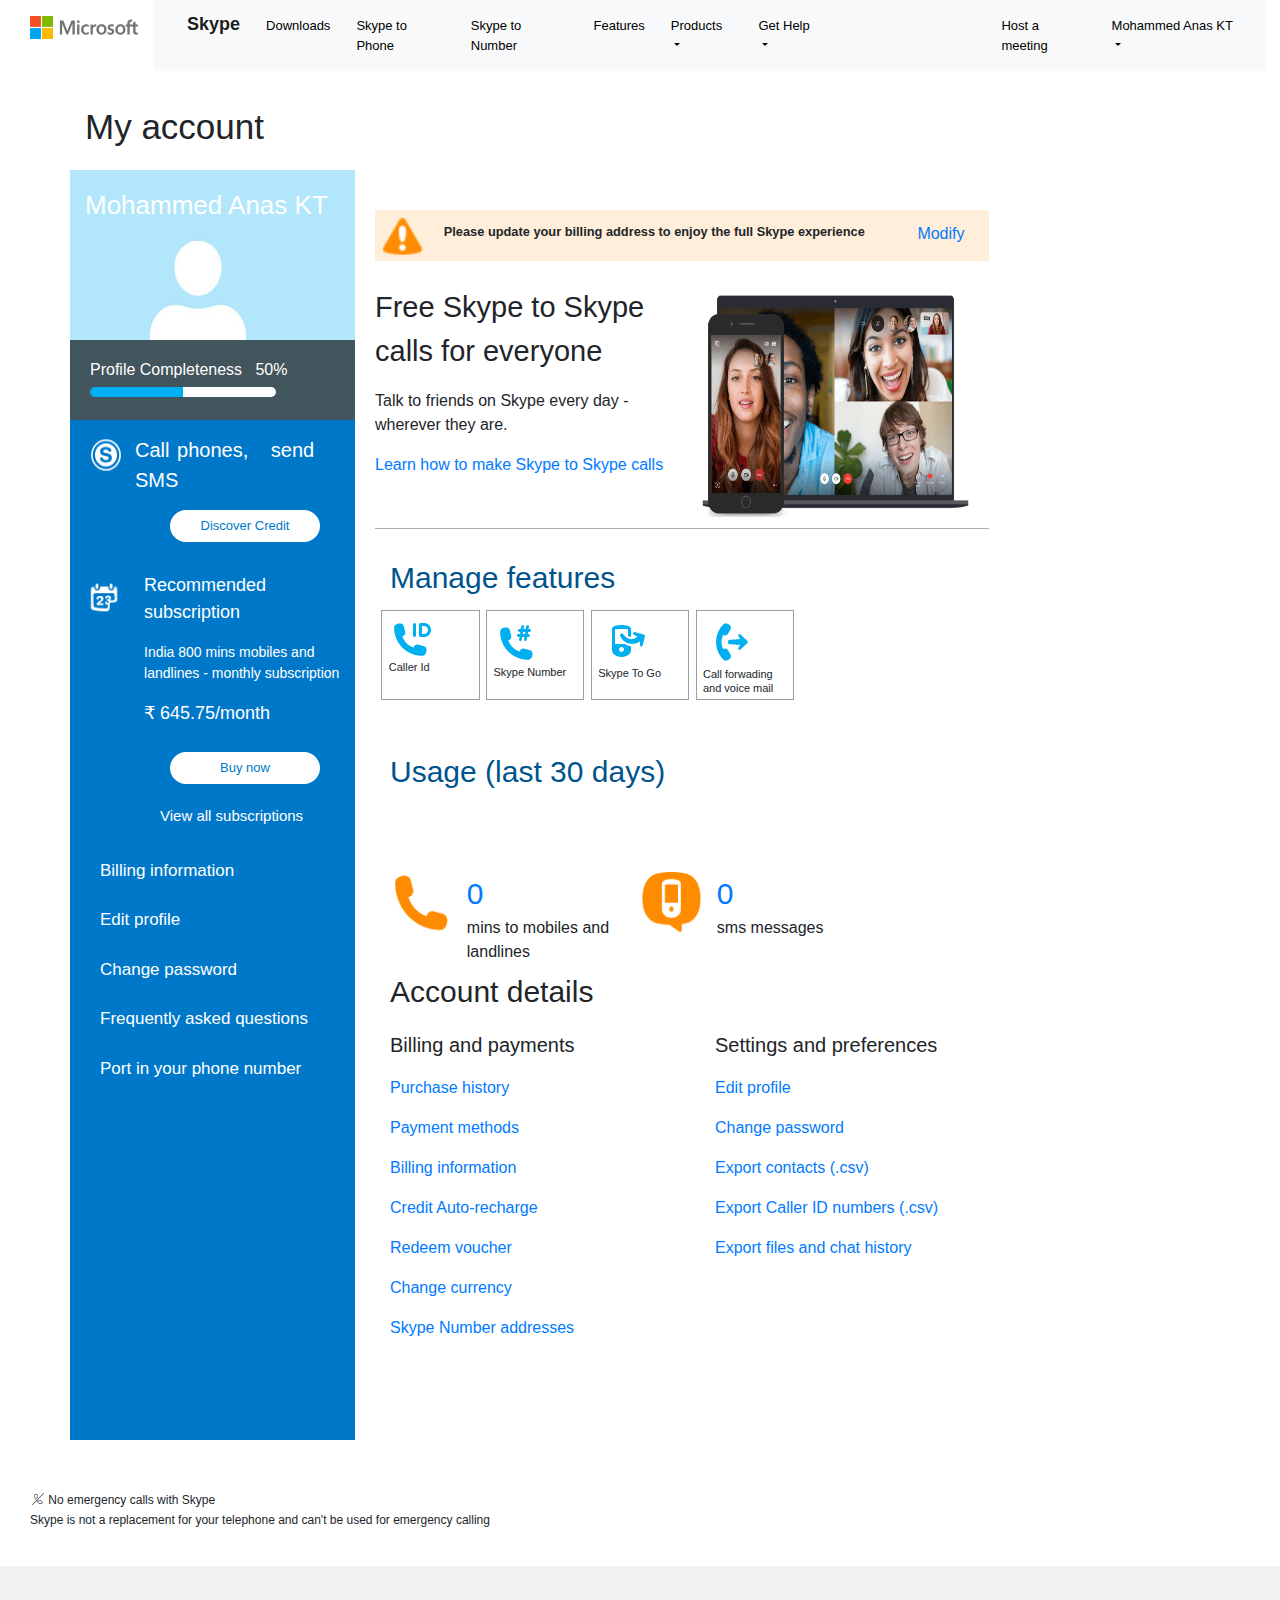
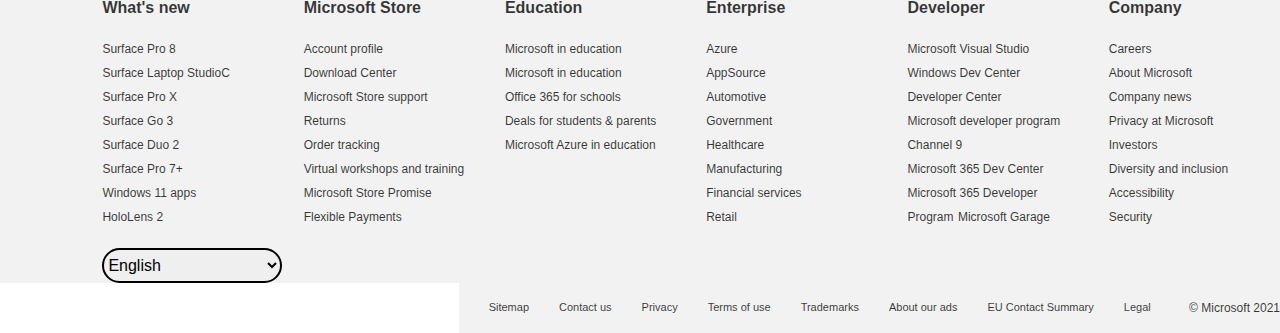
<file: index.html>
<!DOCTYPE html>
<html lang="en">
<head>
    <meta charset="UTF-8">
    <meta http-equiv="X-UA-Compatible" content="IE=edge">
    <meta name="viewport" content="width=device-width, initial-scale=1.0">
    <title>Skypeclone</title>
    <link rel="icon" href="44_08ed657e48f1458641b5f879d82004cd.png">
    <link rel="stylesheet" href="https://maxcdn.bootstrapcdn.com/bootstrap/4.0.0/css/bootstrap.min.css" integrity="sha384-Gn5384xqQ1aoWXA+058RXPxPg6fy4IWvTNh0E263XmFcJlSAwiGgFAW/dAiS6JXm" crossorigin="anonymous">
    <link rel="stylesheet" href="skype.css">
</head>
<body>
  <div class="main-body">
    <div class="row">
        <div class="col-12">
            <div class="container-fluid">
                    <div class="header">
                    <div id="left-head"><img src="microsoft_logo.svg" alt=""></div>
                    <div id="right-head">
                        <nav class="navbar navbar-expand-lg navbar-light bg-light" id="navbar">
                            <button class="navbar-toggler" type="button" data-toggle="collapse" data-target="#navbarNavDropdown" aria-controls="navbarNavDropdown" aria-expanded="false" aria-label="Toggle navigation" id="nav-toggle-btn">
                              <span class="navbar-toggler-icon"></span>
                            </button>
                            <div class="collapse navbar-collapse" id="navbarNavDropdown">
                              <ul class="navbar-nav">
                                <li class="nav-item active">
                                  <a class="nav-link" href="#" id="nav-skype">Skype<span class="sr-only">(current)</span></a>
                                </li>
                                <li class="nav-item">
                                  <a class="nav-link" href="#" id="nav-dd">Downloads</a>
                                </li>
                                <li class="nav-item">
                                  <a class="nav-link" href="#" id="nav-dd">Skype to Phone</a>
                                </li>
                                <li class="nav-item">
                                    <a class="nav-link" href="#" id="nav-dd">Skype to Number</a>
                                  </li>
                                  <li class="nav-item">
                                    <a class="nav-link" href="#" id="nav-dd">Features</a>
                                  </li>
                                <li class="nav-item dropdown">
                                  <a class="nav-link dropdown-toggle" href="#" id="navbarDropdownMenuLink" data-toggle="dropdown" aria-haspopup="true" aria-expanded="false">
                                    Products
                                  </a>
                                  <div class="dropdown-menu" aria-labelledby="navbarDropdownMenuLink">
                                    <div id="nav-div-link"><a class="dropdown-item" href="#">Meet Now</a></div>
                                    <div id="nav-div-link"><a class="dropdown-item" href="#">Skype Manager</a></div>
                                    <div id="nav-div-link"><a class="dropdown-item" href="#">Skype with Alexa</a></div>
                                    <div id="nav-div-link"><a class="dropdown-item" href="#">Skype for content creators</a></div>
                                    <div id="nav-div-link"><a class="dropdown-item" href="#">Skype for business</a></div>
                                  </div>
                                </li>
                                <li class="nav-item dropdown">
                                    <a class="nav-link dropdown-toggle" href="#" id="navbarDropdownMenuLink" data-toggle="dropdown" aria-haspopup="true" aria-expanded="false">
                                      Get Help
                                    </a>
                                    <div class="dropdown-menu" aria-labelledby="navbarDropdownMenuLink">
                                        <div id="nav-div-link"><a class="dropdown-item" href="#">Skype support</a></div>
                                        <div id="nav-div-link"><a class="dropdown-item" href="#">Blogs</a></div>
                                        <div id="nav-div-link"><a class="dropdown-item" href="#">Community</a></div>
                                        <div id="nav-div-link"><a class="dropdown-item" href="#">About Skype</a></div>
                                    </div>
                                  </li>
                                  <div id="header-space"></div>
                                  <li class="nav-item">
                                    <a class="nav-link" href="#" id="nav-dd">Host a meeting</a>
                                  </li>
                                  <li class="nav-item dropdown">
                                    <a class="nav-link dropdown-toggle" href="#" id="navbarDropdownMenuLink" data-toggle="dropdown" aria-haspopup="true" aria-expanded="false">
                                      Mohammed Anas KT
                                    </a>
                                    <div class="dropdown-menu" aria-labelledby="navbarDropdownMenuLink">
                                        <div id="nav-div-link"><a class="dropdown-item" href="#">My Account</a></div>
                                        <div id="nav-div-link"><a class="dropdown-item" href="#">Use Skype Online</a></div>
                                        <div id="nav-div-link"><a class="dropdown-item" href="#">Sign Out</a></div>
                                    </div>
                                  </li>
                              </ul>
                            </div>
                          </nav>
                    </div>
                    </div>
                
            </div>
        </div>
    </div>
    <div class="container">
        <p id="p1">My account</p>
      <div class="row">
          <div class=" col-12 col-md-3" id="left-body">
              <div id="profile"><h3 id="user-name">Mohammed Anas KT</h3></div>
              <div id="profile-completeness">
                  <h6>Profile Completeness &nbsp 50%</h6>
                  <div class="bar">
                  <div id="progress-bar1"></div>
                  <div id="progress-bar2"></div>
                </div>
              </div>
              <div id="left-box1">
                <img src="left-box1-icon1.png" alt="" id="left-box1-img1">
                <a href="">Call phones, &nbsp send SMS</a>
              </div>
              <button id="btn-discover">Discover Credit</button>
              <div id="left-box2">
                <img src="left-box2-img2.png" alt="" id="left-box1-img1">
                <div id="left-box2-inner"><p id="left-box2-p1">Recommended subscription</p>
                  <p id="left-box2-p2">India 800 mins mobiles and landlines - monthly subscription</p>
                  <p id="left-box2-p3">₹ 645.75/month</p>                
                </div>
              </div>
              <button id="btn-discover">Buy now</button>
              <a href="" id="view-all-subs">View all subscriptions</a>
              <div id="left-box3">
                <a href="">Billing information</a><br><br>
                <a href="">Edit profile</a><br><br>
                <a href="">Change password</a><br><br>
                <a href="">Frequently asked questions</a><br><br>
                <a href="">Port in your phone number</a>
              </div>
          </div>
          <div class="col-12 col-md-9" id="right-body">
            <div class="right-box1">
              <img src="warning.png" alt="">
              <div id="warningbox">
                <p id="warning">Please update your billing address to enjoy the full Skype experience</p>
              </div>
              <a href="" id="warning-link">Modify</a>
            </div>
            <div class="right-box2">
              <div id="r-b2-left">
                <p id="r-b2-p1">Free Skype to Skype <br> calls for everyone</p>
                <p>Talk to friends on Skype every day - <br> wherever they are.</p>
                <a href="">Learn how to make Skype to Skype calls</a>
              </div>
              <div id="r-b2-right"><img src="r-b2-img.png" alt=""></div>
            </div>
            <div class="right-box3 col-12">
              <a href="" id="r-b3-a1">Manage features</a>
              <div id="r-b3-inner">
                <div class="row">
                  <div class="caller-id col-12 col-md-2 col-lg-2 col-xl-2">
                    <img src="caller-id.png" alt="">
                    <h6 id="call-p">Caller Id</h6>
                  </div>
                  <div class="caller-id col-12 col-md-2 col-lg-2 col-xl-2">
                    <img src="skype-number.png" alt="">
                    <h6 id="call-p">Skype Number</h6>
                  </div>
                  <div class="caller-id col-12 col-md-2 col-lg-2 col-xl-2">
                    <img src="Skype-to-go.png" alt="">
                    <h6 id="call-p">Skype To Go</h6>
                  </div>
                  <div class="caller-id col-12 col-md-2 col-lg-2 col-xl-2">
                    <img src="call-forwading.png" alt="">
                    <h6 id="call-p">Call forwading and voice mail</h6>
                  </div>
                </div>
              </div>
            </div>
            <div class="right-box4 col-12">
              <a href="" id="r-b3-a1">Usage (last 30 days)</a>
              <div class="row">
              <div class="r-b4-inner col-12 col-md-6 col-lg-6 col-xl-6">
                <img src="r-b4-img1.png" alt="">
                <div><a href="" id="zero-p">0</a>
                <p>mins to mobiles and landlines</p></div>
              </div>
              <div class="r-b4-inner col-12 col-md-6 col-lg-6 col-xl-6">
                <img src="r-b4-img2.png" alt="">
                <div><a href="" id="zero-p">0</a>
                  <p>sms messages</p></div>
                </div>
              </div>
            </div>
            <div class="right-box5 col-12">
              <p id="r-b5-p1">Account details</p>
              <div class="row">
              <div class="b5-inner1 col-12 col-md-6">
                <p id="r-b5-p2">Billing and payments</p>
                <p><a href="">Purchase history</a><br></p>
                <p><a href="">Payment methods</a><br></p>
                <p><a href="">Billing information</a><br></p>
                <p><a href="">Credit Auto-recharge</a><br></p>
                <p><a href="">Redeem voucher</a><br></p>
                <p><a href="">Change currency</a><br></p>
                <p><a href="">Skype Number addresses</a><br></p><br>

              </div>
              <div class="b5-inner2 col-12 col-md-6">
                <p id="r-b5-p2">Settings and preferences</p>
                <p><a href="" >Edit profile</a><br></p>
                <p><a href="" >Change password</a><br></p>
                <p><a href="" >Export contacts (.csv)</a><br></p>
                <p><a href="">Export Caller ID numbers (.csv)</a><br></p>
                <p><a href="">Export files and chat history</a><br></p><br>
              </div>
            </div>
            </div>
            </div>
          </div>
        </div>
        <div class="emergency">
          <img src="emergency-icon.png" alt="">
          No emergency calls with Skype <br>
          Skype is not a replacement for your telephone and can't be used for emergency calling
        </div>
        <div class="foot">
          <div class="row">
          <div class="col-12 col-md-2">
            <p id="foot-p">What's new</p>
            <a href="" id="foot-a">Surface Pro 8</a><br>
            <a href="" id="foot-a">Surface Laptop StudioC</a><br>
            <a href="" id="foot-a">Surface Pro X</a><br>
            <a href="" id="foot-a">Surface Go 3</a><br>
            <a href="" id="foot-a">Surface Duo 2</a><br>
            <a href="" id="foot-a">Surface Pro 7+</a><br>
            <a href="" id="foot-a">Windows 11 apps</a><br>
            <a href="" id="foot-a">HoloLens 2</a>
          </div>
          <div class="col-12 col-md-2">
            <p id="foot-p">Microsoft Store</p>
            <a href="" id="foot-a">Account profile</a><br>
            <a href="" id="foot-a">Download Center</a><br>
            <a href="" id="foot-a">Microsoft Store support</a><br>
            <a href="" id="foot-a">Returns</a><br>
            <a href="" id="foot-a">Order tracking</a><br>
            <a href="" id="foot-a">Virtual workshops and training</a><br>
            <a href="" id="foot-a">Microsoft Store Promise</a><br>
            <a href="" id="foot-a">Flexible Payments</a>
          </div>
          <div class="fcol-12 col-md-2">
            <p id="foot-p">Education</p>
            <a href="" id="foot-a">Microsoft in education</a><br>
            <a href="" id="foot-a">Microsoft in education</a><br>
            <a href="" id="foot-a">Office 365 for schools</a><br>
            <a href="" id="foot-a">Deals for students & parents</a><br>
            <a href="" id="foot-a">Microsoft Azure in education</a><br>
          </div>
          <div class="col-12 col-md-2">
            <p id="foot-p">Enterprise</p>
            <a href="" id="foot-a">Azure</a><br>
            <a href="" id="foot-a">AppSource</a><br>
            <a href="" id="foot-a">Automotive</a><br>
            <a href="" id="foot-a">Government</a><br>
            <a href="" id="foot-a">Healthcare</a><br>
            <a href="" id="foot-a">Manufacturing</a><br>
            <a href="" id="foot-a">Financial services</a><br>
            <a href="" id="foot-a">Retail</a>
          </div>
          <div class="col-12 col-md-2">
            <p id="foot-p">Developer</p>
            <a href="" id="foot-a">Microsoft Visual Studio</a><br>
            <a href="" id="foot-a">Windows Dev Center</a><br>
            <a href="" id="foot-a">Developer Center</a><br>
            <a href="" id="foot-a">Microsoft developer program</a><br>
            <a href="" id="foot-a">Channel 9</a><br>
            <a href="" id="foot-a">Microsoft 365 Dev Center</a><br>
            <a href="" id="foot-a">Microsoft 365 Developer Program</a>
            <a href="" id="foot-a">Microsoft Garage</a>
          </div>
          <div class="col-12 col-md-2">
            <p id="foot-p">Company</p>
            <a href="" id="foot-a">Careers</a><br>
            <a href="" id="foot-a">About Microsoft</a><br>
            <a href="" id="foot-a">Company news</a><br>
            <a href="" id="foot-a">Privacy at Microsoft</a><br>
            <a href="" id="foot-a">Investors</a><br>
            <a href="" id="foot-a">Diversity and inclusion</a><br>
            <a href="" id="foot-a">Accessibility</a><br>
            <a href="" id="foot-a">Security</a>
          </div>
        </div>
        <select id="foot-select">
          <option>English</option>
          <option>Arabic</option>
          <option>Hindi</option>
          <option>Bahasa Indonesia</option>
          <option>Magyar</option>
          <option>Italiano</option>
          <option>Portuges</option>
          <option>Polski</option>
        </select>
        <div class="foot-down">
          <a href="">Sitemap</a>
          <a href="">Contact us</a>
          <a href="">Privacy</a>
          <a href="">Terms of use</a>
          <a href="">Trademarks</a>
          <a href="">About our ads</a>
          <a href="">EU Contact Summary</a>
          <a href="">Legal</a>
          <p>© Microsoft 2021</p>
        </div>
        </div>
    </div>
        
<script src="https://code.jquery.com/jquery-3.2.1.slim.min.js" integrity="sha384-KJ3o2DKtIkvYIK3UENzmM7KCkRr/rE9/Qpg6aAZGJwFDMVNA/GpGFF93hXpG5KkN" crossorigin="anonymous"></script>
<script src="https://cdnjs.cloudflare.com/ajax/libs/popper.js/1.12.9/umd/popper.min.js" integrity="sha384-ApNbgh9B+Y1QKtv3Rn7W3mgPxhU9K/ScQsAP7hUibX39j7fakFPskvXusvfa0b4Q" crossorigin="anonymous"></script>
<script src="https://maxcdn.bootstrapcdn.com/bootstrap/4.0.0/js/bootstrap.min.js" integrity="sha384-JZR6Spejh4U02d8jOt6vLEHfe/JQGiRRSQQxSfFWpi1MquVdAyjUar5+76PVCmYl" crossorigin="anonymous"></script>
    <script src="skype.js" type="text/javascript"></script>
</body>
</html>
</file>
<file: skype.css>
.main-login{
    background-color: #F1F1F4;
    overflow-x: hidden;
}
.outerbox{
    width: 440px;
    height: 500px;
    margin: 0px auto;
    background-color: #F1F1F4;
    font-family: "Segoe UI","Helvetica Neue","Lucida Grande","Roboto","Ebrima","Nirmala UI","Gadugi","Segoe Xbox Symbol","Segoe UI Symbol","Meiryo UI","Khmer UI","Tunga","Lao UI","Raavi","Iskoola Pota","Latha","Leelawadee","Microsoft YaHei UI","Microsoft JhengHei UI","Malgun Gothic","Estrangelo Edessa","Microsoft Himalaya","Microsoft New Tai Lue","Microsoft PhagsPa","Microsoft Tai Le","Microsoft Yi Baiti","Mongolian Baiti","MV Boli","Myanmar Text","Cambria Math";
}
#icon{
   margin: 25px auto;
   margin-top: 50px;
   text-align: center;
}
.box1{
    width: 100%;
    height: 373px;
    background-color: white;
    box-shadow: 0 2px 6px rgb(0 0 0 / 20%);
    padding: 40px;
}
#sign-in{
margin-top: 15px;
font-size: 24px;
font-weight: 500;
}
#para1{
    margin-top: -20px;
    font-size: 13px;
}
#email{
    width: 320px;
    border: none;
    outline-width: 0;
    border-bottom: blue solid 1px;
}
#email:hover{
border-bottom: black solid 1px;
}
#para2{
    margin-top: 20px;
    font-size: 13px;
    font-family: "Segoe UI Webfont",-apple-system,"Helvetica Neue","Lucida Grande","Roboto","Ebrima","Nirmala UI","Gadugi","Segoe Xbox Symbol","Segoe UI Symbol","Meiryo UI","Khmer UI","Tunga","Lao UI","Raavi","Iskoola Pota","Latha","Leelawadee","Microsoft YaHei UI","Microsoft JhengHei UI","Malgun Gothic","Estrangelo Edessa","Microsoft Himalaya","Microsoft New Tai Lue","Microsoft PhagsPa","Microsoft Tai Le","Microsoft Yi Baiti","Mongolian Baiti","MV Boli","Myanmar Text","Cambria Math";
}
#para3{
    margin-top: 10px;
    font-size: 13px;
}
.outerbox a{
    text-decoration: none;
}
.box1 a:hover{
    text-decoration: underline;
}
#btndiv1{
    margin-top: 15px;
    float: right;
}
#btndiv1 button{
    border: none;
    width: 110px;
    height: 32px;
}
.box2{
    margin-top: 15px;
    width: 100%;
    height: 50px;
    box-shadow: 0 2px 6px rgb(0 0 0 / 20%);
    background-color: white;
    display: flex;
}
#key-img{
    height: 30px;
    width: 30px;
    margin: 10px;
    margin-left: 45px;
}
#sign-in-op{
    margin-top: 12px;
    margin-left: 5px;
    font-size: 15px;
    color: rgba(0, 0, 0, 0.733);
}
.box2:hover{
background-color:#dde6eb;
}
.footer {
    position: fixed;
    left: 0;
    bottom: 0;
    width: 100%;
    height: 35px;
    min-height: 28px;
    background-color: #606062;
}
.footer-links{
    float: right;
    width: 120px;
    height: 35px;
    margin-left: 10px;
    margin-top: 4px;
}
.footer a{
    color: white;
    font-size: 11px;
    text-decoration: none;
    font-weight: 500;
}
#back-arrow{
    border-radius: 50%;
    width: 30px;
    height: 30px;
    margin-top: 15px;
    border: none;
}
#back-ar-img{
    margin-left: -4px;
}
#back-arrow:hover{
    background-color: #dde6eb;
}
#email2{
    border: none;
}
#enter-pass{
margin-top: 4px;
font-size: 24px;
font-weight: 500;
}
#pass{
        width: 320px;
        border: none;
        outline-width: 0;
        border-bottom: rgba(5, 5, 20, 0.596) solid 1px;
}
#pass:hover{
    border-bottom: black solid 1px;
}
.main-body{
    width: 100%;
    height: 100%;
    overflow-x: hidden;
}
.header{
    width: 100%;
    display: flex;
}
#left-head{
    width: auto;
    margin: 15px;
}
#right-head{
    width: auto;
    background-color: white;
}
#right-head a{
    margin-left: 10px;
}
#nav-toggle-btn{
    border: none;
}
#nav-dd{
    color: black;
    font-size: 13px;
}
#nav-skype{
    margin-top: -5px;
    font-size: 18px;
   font-weight: 600;
}
#navbarDropdownMenuLink{
    color: black;
    font-size: 13px;
}
.dropdown-item{
    color: black;
    font-size: 13px;
    width: 100%;
    height: 50px;
    padding-top: 15px;
   
}
.dropdown-item:hover{
    text-decoration: underline;
    background-color: #E6E6E6;
}
#right-head a:hover{
    text-decoration: underline 2px;
}
#nav-div-link{
  width: 100%;
  height: 100%;
  margin-left: -12px;
}
.dropdown-menu{
    padding-top: 0px;
}
#header-space{
    width: 160px;
    height: 100%;
}
#user-logo{
    color: blue;
    font-size: 18px;
    font-weight: 600;
    height: 50px;
    width: 50px;
    border-radius: 50%;
}
.container{
    padding-top: 30px;
}
#p1{
    font-size: 35px;
    font-weight: lighter;
}
#left-body{
    background-color: #0078CA;
    height: 1270px;
    padding: 0;
}
#right-body{
    height: 1270px;
    padding-top: 40px;
    padding-left: 20px;
}
#profile{
    height: 170px;
    width: 100%;
    background-image: url(profile-avatar.jpg);
    padding-left: 15px;
    padding-top: 20px;
}
#user-name{
    color: white;
    font-size: 26px;
    font-weight: 400;
}
#profile-completeness{
    width: 100%;
    height: 80px;
    background-color: #42545C;
    padding-left: 20px;
    padding-top: 20px;
}
#profile-completeness h6{
    color: white;
}
#progress-bar1{
    height: 10px;
    width: 35%;
    background-color: #00AFF0;
    border-top-left-radius: 30px;
    border-bottom-left-radius: 30px;
    
}
#progress-bar2{
    height: 10px;
    width: 35%;
    background-color: white;
    border-top-right-radius: 30px;
    border-bottom-right-radius: 30px;
}
.bar{
    display: flex;
}
#left-box1{
    width: 100%;
    height: 70px;
    display: flex;
    padding-top: 15px;
    padding-left: 15px;
}
#left-box1-img1{
    height: 40px;
    width: 40px;
}
#left-box1 a{
    margin-left: 10px;
    color: white;
    word-spacing: 2px;
    font-size: 20px;
    font-weight: 400;
}
#btn-discover{
    font-size: 13px;
    color: #0078CA;
    background-color: white;
    width: 150px;
    height: 32px;
    border-radius: 30px;
    border: white solid 2px;
    margin-top: 20px;
    margin-left: 100px;
    cursor: pointer;
    margin-bottom: 20px;
}
#btn-discover:hover{
background-color: #0078CA;
color: white;
}
#left-box2{
    
    width: 100%;
    height: 170px;
    display: flex;
    padding-top: 15px;
    padding-left: 15px;
    color: white;
}
#left-box2-inner{
    padding-left: 20px;
}
#left-box2-p1{
    margin-top: -5px;
    font-size: 18px;
}
#left-box2-p2{
    font-size: 14px;
    font-weight: 500;
}
#left-box2-p3{
    font-size: 18px;
}
#view-all-subs{
    color: white;
    margin-left: 90px;
    font-size: 15px;
    font-weight: lighter;
}
#left-box3{
    padding-left: 30px;
    padding-top: 30px;
}
#left-box3 a{
    color: white;
    font-size: 17px;
}
.right-box1{
    display: flex;
    background-color: #FFEED9;
    height: 4vw;
    width: 48vw;
   
}
#right-box1 img{
    height: 3vw;
    width: 3vw;
}
#warningbox{
    height: 100%;
    width: 36vw;
    padding-left: 1vw;
    padding-top: 1vw;
    font-size: 1vw;
    font-weight: 700;
}
#warning-link{
    margin-top: 1vw;
    margin-left: 2vw;
    float: right;
}
.right-box2{
    width: 48vw;
    height: 21vw;
    display: flex;
    padding-top: 2vw;
    border-bottom: rgba(128, 128, 128, 0.63) solid 1px;
}
#r-b2-left{
    height: 100%;
    width: 50%;
    
}
#r-b2-right{
    height: 100%;
    width: 50%;
    text-align: center;
}
#r-b2-right img{
    height: 18vw;
    width: 21vw;
}
#r-b2-p1{
    font-size: 29px;
    font-weight: 300;
}
@media (max-width:1070px){
    .right-box1{
          display: none;
        }
      }
 @media (max-width:870px){
        .right-box2{
              display: none;
            }
          }
.right-box3{
    width: 640px;
    height: 220px;
    padding-top: 2vw;
}
#r-b3-a1{
    color: #00548D;
    font-size: 30px;
    font-weight: lighter;

}
#r-b3-inner{
    margin-top: 10px;
    height: 130px;
    width: 560px;
}
.caller-id{
    height: 7vw;
    padding-left: 0.5vw;
    border: rgba(128, 128, 128, 0.767) solid 1px;
    padding-top: 0.5vw;
    cursor: pointer;
    margin-left:0.5vw ;
}
@media (max-width:870px){
    .caller-id{
          display: flex;
        }
      }
#call-p{
    font-size: 11px;
}
.right-box4{
    width: 500px;
    height: 220px;
}
.r-b4-inner{
    height: 10vw;
    display: flex;
    margin-top: 6vw;
}
.r-b4-inner img{
    height: 5vw;
    width: 5vw;
    margin-right: 1vw;
}
#zero-p{
    font-size: 30px;
}
.right-box5{
    width: 650px;
    height: 378px;
}
#r-b5-p1{
    font-size: 30px;
    font-weight: lighter;
}
.b5-inner1{
    height: 23vw;
}
.b5-inner2{
    height: 23vw;
}
@media (max-width:870px){
    .b5-inner2{
          margin-top: 250px;
        }
      }
#r-b5-p2{
    font-size: 20px;
    font-weight: lighter;
}
.emergency{
    height: 6vw;
    width: 100%;
    margin-top: 50px;
    padding-left: 30px;
    font-size: 12px;
    font-weight: 500;
}
.foot{
    height:auto;
    width: 100%;
    background-color: #F2F2F2;
    padding-left: 8vw;
    padding-top: 30px;
}
#foot-p{
    font-size: 16px;
    font-weight: 600;
    color: rgba(0, 0, 0, 0.781);
}
#foot-a{
    font-size: 12px;
    color: rgba(0, 0, 0, 0.781);
}
#foot-select{
    margin-top: 20px;
    width: 180px;
    height: 35px;
    border-radius: 30px;
    border: solid 2px;
}
.foot-down{
    padding-top: 4vw;
    height: auto;
    width: auto;
    float: right;
    display: flex;
    background-color: #F2F2F2;
}
@media (max-width:870px){
    .foot-down{
          float: left;
        }
      }
.foot-down a{
    font-size: 11px;
    color: rgba(0, 0, 0, 0.781);
    margin-left: 30px;
    margin-top: 20px;
}
.foot-down p{
    font-size: 12px;
    color: rgba(0, 0, 0, 0.781);
    margin-left: 3vw;
    margin-top: 20px;
}
</file>
